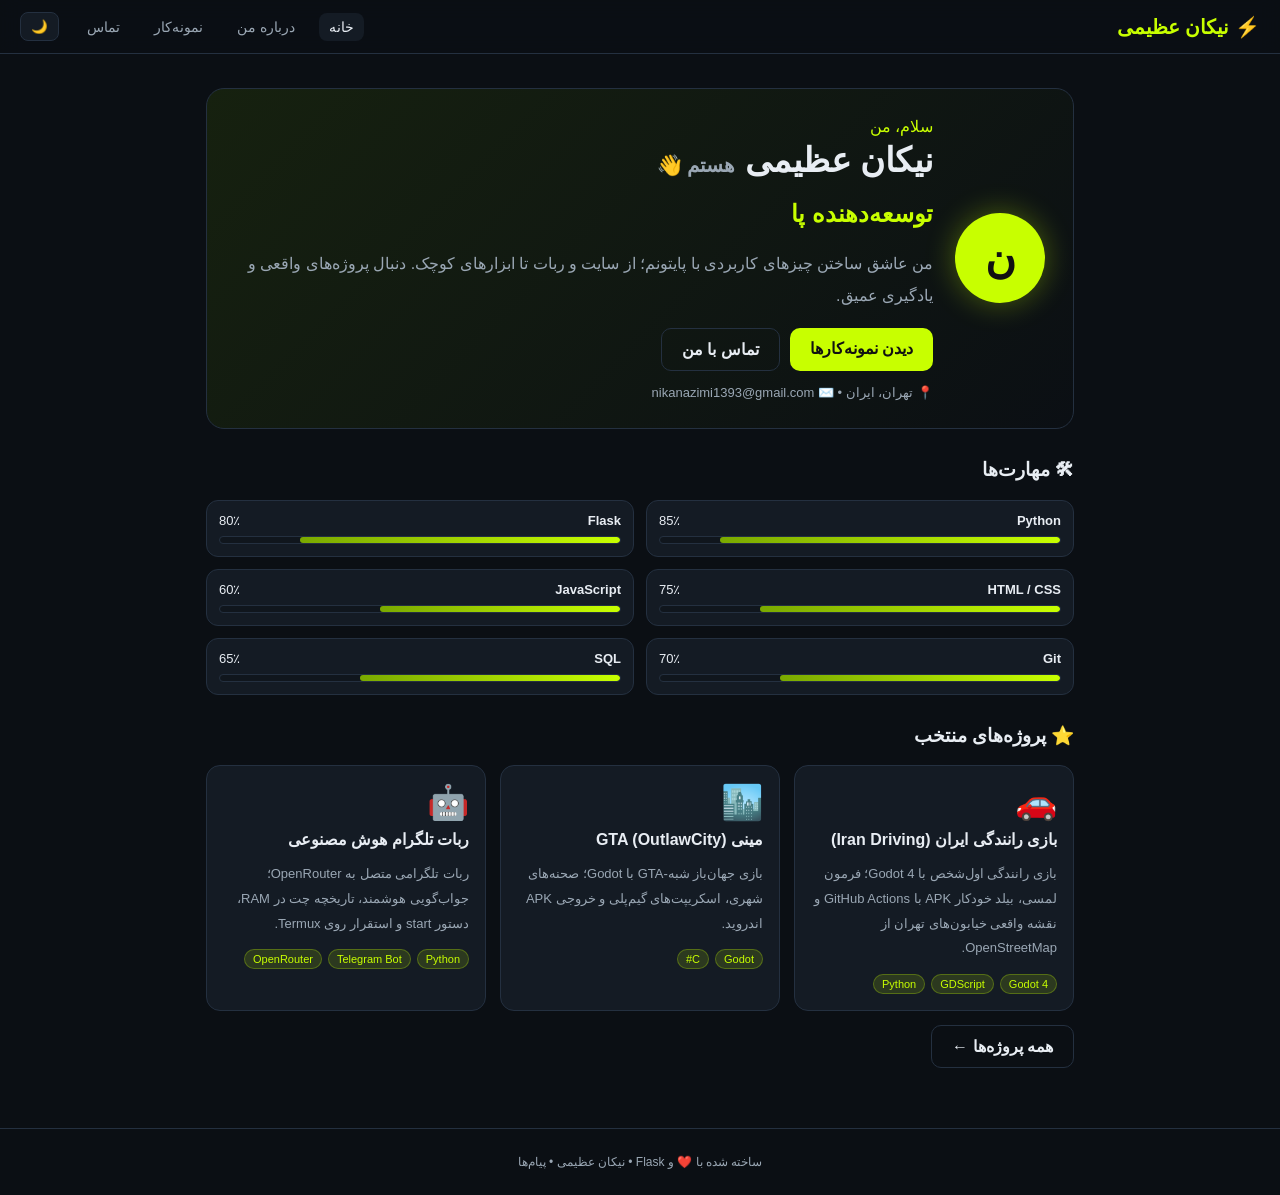
<file: index.html>
<!DOCTYPE html>
<html lang="fa" dir="rtl">
<head>
<meta charset="UTF-8">
<meta name="viewport" content="width=device-width, initial-scale=1.0">
<title>نیکان عظیمی • توسعه‌دهنده پایتون و وب</title>
<link rel="stylesheet" href="static/css/style.css">
</head>
<body>
<header class="nav">
  <a class="logo" href="index.html">⚡ نیکان عظیمی</a>
  <nav>
    <a href="index.html" class="active">خانه</a>
    <a href="about.html" class="">درباره من</a>
    <a href="portfolio.html" class="">نمونه‌کار</a>
    <a href="contact.html" class="">تماس</a>
  </nav>
  <button id="themeBtn" title="حالت شب/روز">🌙</button>
</header>

<main class="wrap">

  


<section class="hero reveal">
  <div class="avatar">ن</div>
  <div>
    <p class="hello">سلام، من</p>
    <h1>نیکان عظیمی <span>هستم 👋</span></h1>
    <h2 class="typing" id="typing">توسعه‌دهنده پایتون و وب</h2>
    <p class="bio">من عاشق ساختن چیزهای کاربردی با پایتونم؛ از سایت و ربات تا ابزارهای کوچک. دنبال پروژه‌های واقعی و یادگیری عمیق.</p>
    <div class="btns">
      <a class="btn primary" href="portfolio.html">دیدن نمونه‌کارها</a>
      <a class="btn ghost" href="contact.html">تماس با من</a>
    </div>
    <div class="meta">📍 تهران، ایران • ✉️ nikanazimi1393@gmail.com</div>
  </div>
</section>

<section class="reveal">
  <h3>🛠 مهارت‌ها</h3>
  <div class="skills">
    
    <div class="skill">
      <div class="row"><b>Python</b><span>85٪</span></div>
      <div class="bar"><div style="width:85%"></div></div>
    </div>
    
    <div class="skill">
      <div class="row"><b>Flask</b><span>80٪</span></div>
      <div class="bar"><div style="width:80%"></div></div>
    </div>
    
    <div class="skill">
      <div class="row"><b>HTML / CSS</b><span>75٪</span></div>
      <div class="bar"><div style="width:75%"></div></div>
    </div>
    
    <div class="skill">
      <div class="row"><b>JavaScript</b><span>60٪</span></div>
      <div class="bar"><div style="width:60%"></div></div>
    </div>
    
    <div class="skill">
      <div class="row"><b>Git</b><span>70٪</span></div>
      <div class="bar"><div style="width:70%"></div></div>
    </div>
    
    <div class="skill">
      <div class="row"><b>SQL</b><span>65٪</span></div>
      <div class="bar"><div style="width:65%"></div></div>
    </div>
    
  </div>
</section>

<section class="reveal">
  <h3>⭐ پروژه‌های منتخب</h3>
  <div class="grid">
    
    <div class="card">
      <div class="emoji">🚗</div>
      <h4>بازی رانندگی ایران (Iran Driving)</h4>
      <p>بازی رانندگی اول‌شخص با Godot 4؛ فرمون لمسی، بیلد خودکار APK با GitHub Actions و نقشه واقعی خیابون‌های تهران از OpenStreetMap.</p>
      <div class="tags"><span>Godot 4</span><span>GDScript</span><span>Python</span></div>
    </div>
    
    <div class="card">
      <div class="emoji">🏙️</div>
      <h4>مینی GTA (OutlawCity)</h4>
      <p>بازی جهان‌باز شبه-GTA با Godot؛ صحنه‌های شهری، اسکریپت‌های گیم‌پلی و خروجی APK اندروید.</p>
      <div class="tags"><span>Godot</span><span>C#</span></div>
    </div>
    
    <div class="card">
      <div class="emoji">🤖</div>
      <h4>ربات تلگرام هوش مصنوعی</h4>
      <p>ربات تلگرامی متصل به OpenRouter؛ جواب‌گویی هوشمند، تاریخچه چت در RAM، دستور start و استقرار روی Termux.</p>
      <div class="tags"><span>Python</span><span>Telegram Bot</span><span>OpenRouter</span></div>
    </div>
    
  </div>
  <a class="btn ghost" href="portfolio.html">همه پروژه‌ها ←</a>
</section>

</main>

<footer>
  ساخته شده با ❤️ و Flask • نیکان عظیمی • <a href="https://github.com/nikanazimi1393-design/rozume">پیام‌ها</a>
</footer>
<script src="static/js/main.js"></script>
</body>
</html>
</file>
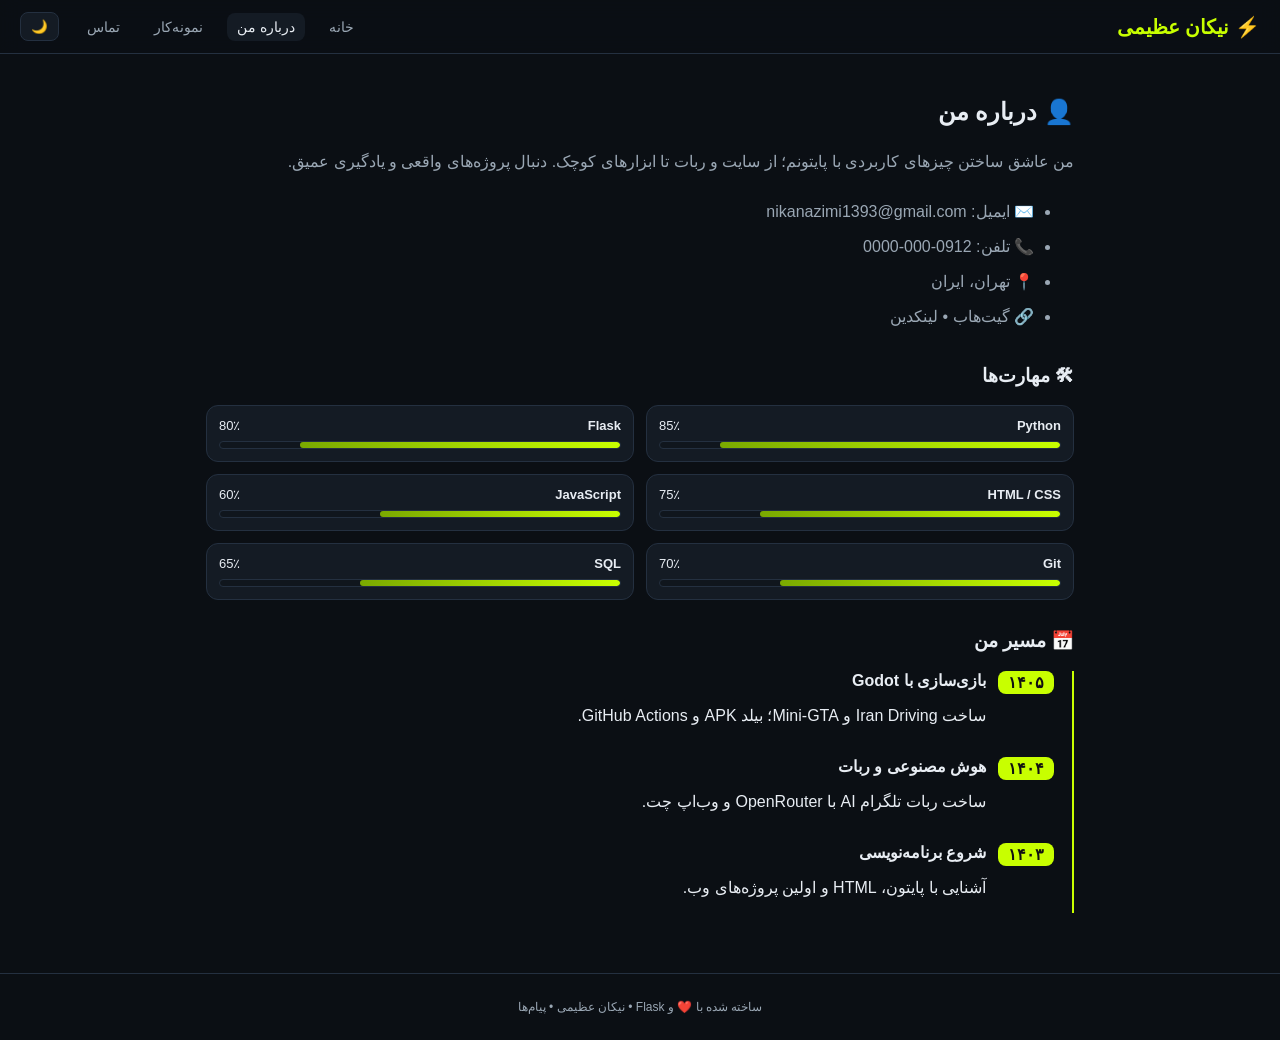
<file: about.html>
<!DOCTYPE html>
<html lang="fa" dir="rtl">
<head>
<meta charset="UTF-8">
<meta name="viewport" content="width=device-width, initial-scale=1.0">
<title>درباره نیکان عظیمی</title>
<link rel="stylesheet" href="static/css/style.css">
</head>
<body>
<header class="nav">
  <a class="logo" href="index.html">⚡ نیکان عظیمی</a>
  <nav>
    <a href="index.html" class="">خانه</a>
    <a href="about.html" class="active">درباره من</a>
    <a href="portfolio.html" class="">نمونه‌کار</a>
    <a href="contact.html" class="">تماس</a>
  </nav>
  <button id="themeBtn" title="حالت شب/روز">🌙</button>
</header>

<main class="wrap">

  


<section class="reveal">
  <h2>👤 درباره من</h2>
  <p class="bio">من عاشق ساختن چیزهای کاربردی با پایتونم؛ از سایت و ربات تا ابزارهای کوچک. دنبال پروژه‌های واقعی و یادگیری عمیق.</p>
  <ul class="info">
    <li>✉️ ایمیل: nikanazimi1393@gmail.com</li>
    <li>📞 تلفن: 0912-000-0000</li>
    <li>📍 تهران، ایران</li>
    <li>🔗 <a href="https://github.com/nikanazimi1393-design">گیت‌هاب</a> • <a href="https://linkedin.com/">لینکدین</a></li>
  </ul>
</section>

<section class="reveal">
  <h3>🛠 مهارت‌ها</h3>
  <div class="skills">
    
    <div class="skill">
      <div class="row"><b>Python</b><span>85٪</span></div>
      <div class="bar"><div style="width:85%"></div></div>
    </div>
    
    <div class="skill">
      <div class="row"><b>Flask</b><span>80٪</span></div>
      <div class="bar"><div style="width:80%"></div></div>
    </div>
    
    <div class="skill">
      <div class="row"><b>HTML / CSS</b><span>75٪</span></div>
      <div class="bar"><div style="width:75%"></div></div>
    </div>
    
    <div class="skill">
      <div class="row"><b>JavaScript</b><span>60٪</span></div>
      <div class="bar"><div style="width:60%"></div></div>
    </div>
    
    <div class="skill">
      <div class="row"><b>Git</b><span>70٪</span></div>
      <div class="bar"><div style="width:70%"></div></div>
    </div>
    
    <div class="skill">
      <div class="row"><b>SQL</b><span>65٪</span></div>
      <div class="bar"><div style="width:65%"></div></div>
    </div>
    
  </div>
</section>

<section class="reveal">
  <h3>📅 مسیر من</h3>
  <div class="timeline">
    
    <div class="t-item">
      <div class="t-year">۱۴۰۵</div>
      <div><b>بازی‌سازی با Godot</b><p>ساخت Iran Driving و Mini-GTA؛ بیلد APK و GitHub Actions.</p></div>
    </div>
    
    <div class="t-item">
      <div class="t-year">۱۴۰۴</div>
      <div><b>هوش مصنوعی و ربات</b><p>ساخت ربات تلگرام AI با OpenRouter و وب‌اپ چت.</p></div>
    </div>
    
    <div class="t-item">
      <div class="t-year">۱۴۰۳</div>
      <div><b>شروع برنامه‌نویسی</b><p>آشنایی با پایتون، HTML و اولین پروژه‌های وب.</p></div>
    </div>
    
  </div>
</section>

</main>

<footer>
  ساخته شده با ❤️ و Flask • نیکان عظیمی • <a href="https://github.com/nikanazimi1393-design/rozume">پیام‌ها</a>
</footer>
<script src="static/js/main.js"></script>
</body>
</html>
</file>
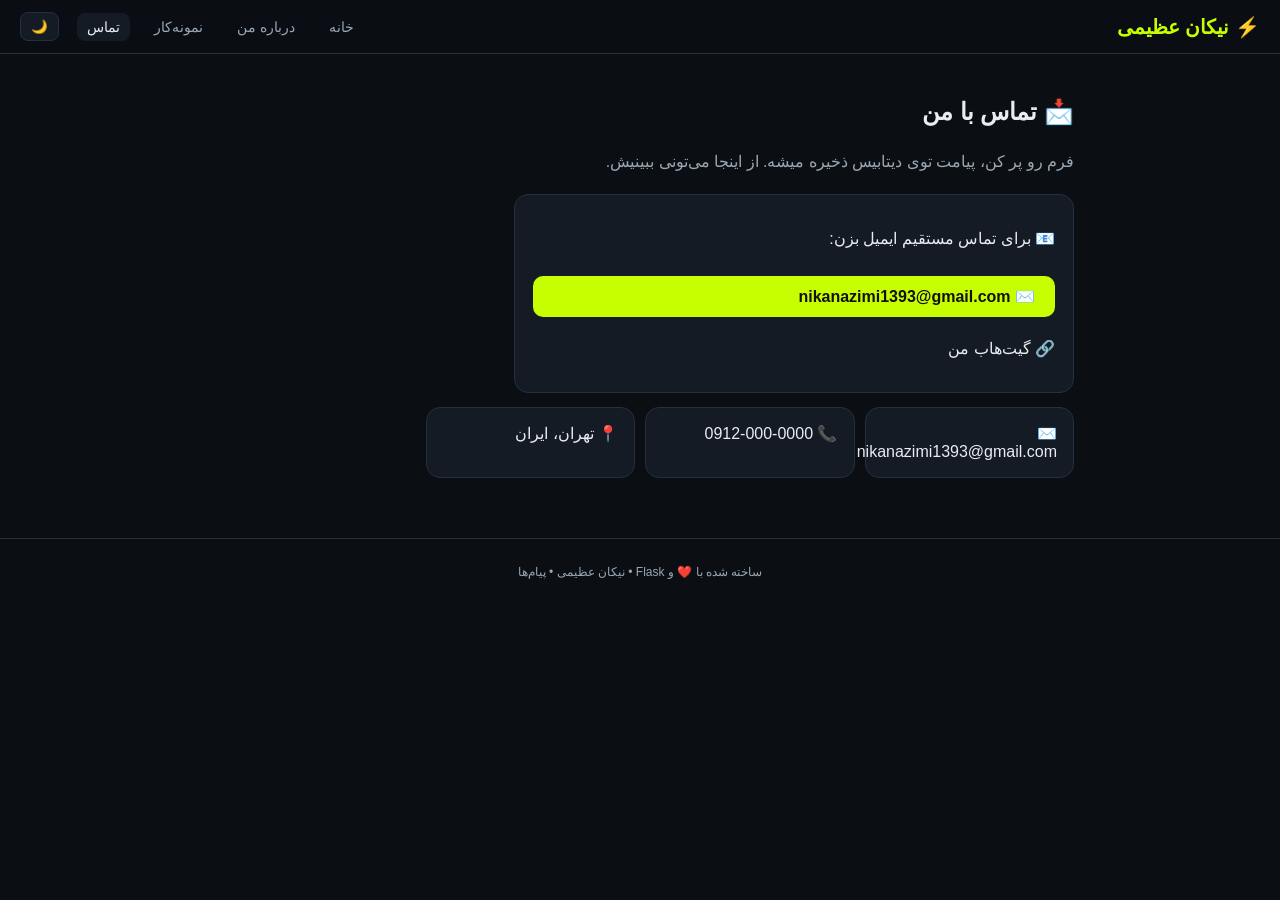
<file: contact.html>
<!DOCTYPE html>
<html lang="fa" dir="rtl">
<head>
<meta charset="UTF-8">
<meta name="viewport" content="width=device-width, initial-scale=1.0">
<title>تماس</title>
<link rel="stylesheet" href="static/css/style.css">
</head>
<body>
<header class="nav">
  <a class="logo" href="index.html">⚡ نیکان عظیمی</a>
  <nav>
    <a href="index.html" class="">خانه</a>
    <a href="about.html" class="">درباره من</a>
    <a href="portfolio.html" class="">نمونه‌کار</a>
    <a href="contact.html" class="active">تماس</a>
  </nav>
  <button id="themeBtn" title="حالت شب/روز">🌙</button>
</header>

<main class="wrap">

  


<h2>📩 تماس با من</h2>
<p class="bio">فرم رو پر کن، پیامت توی دیتابیس ذخیره میشه. از <a href="https://github.com/nikanazimi1393-design/rozume">اینجا</a> می‌تونی ببینیش.</p>
<div class="form reveal in">
  <p>📧 برای تماس مستقیم ایمیل بزن:</p>
  <a class="btn primary" href="mailto:nikanazimi1393@gmail.com">✉️ nikanazimi1393@gmail.com</a>
  <p style="margin-top:10px"><a href="https://github.com/nikanazimi1393-design">🔗 گیت‌هاب من</a></p>
</div>
<div class="contact-cards">
  <div class="card">✉️ nikanazimi1393@gmail.com</div>
  <div class="card">📞 0912-000-0000</div>
  <div class="card">📍 تهران، ایران</div>
</div>

</main>

<footer>
  ساخته شده با ❤️ و Flask • نیکان عظیمی • <a href="https://github.com/nikanazimi1393-design/rozume">پیام‌ها</a>
</footer>
<script src="static/js/main.js"></script>
</body>
</html>
</file>
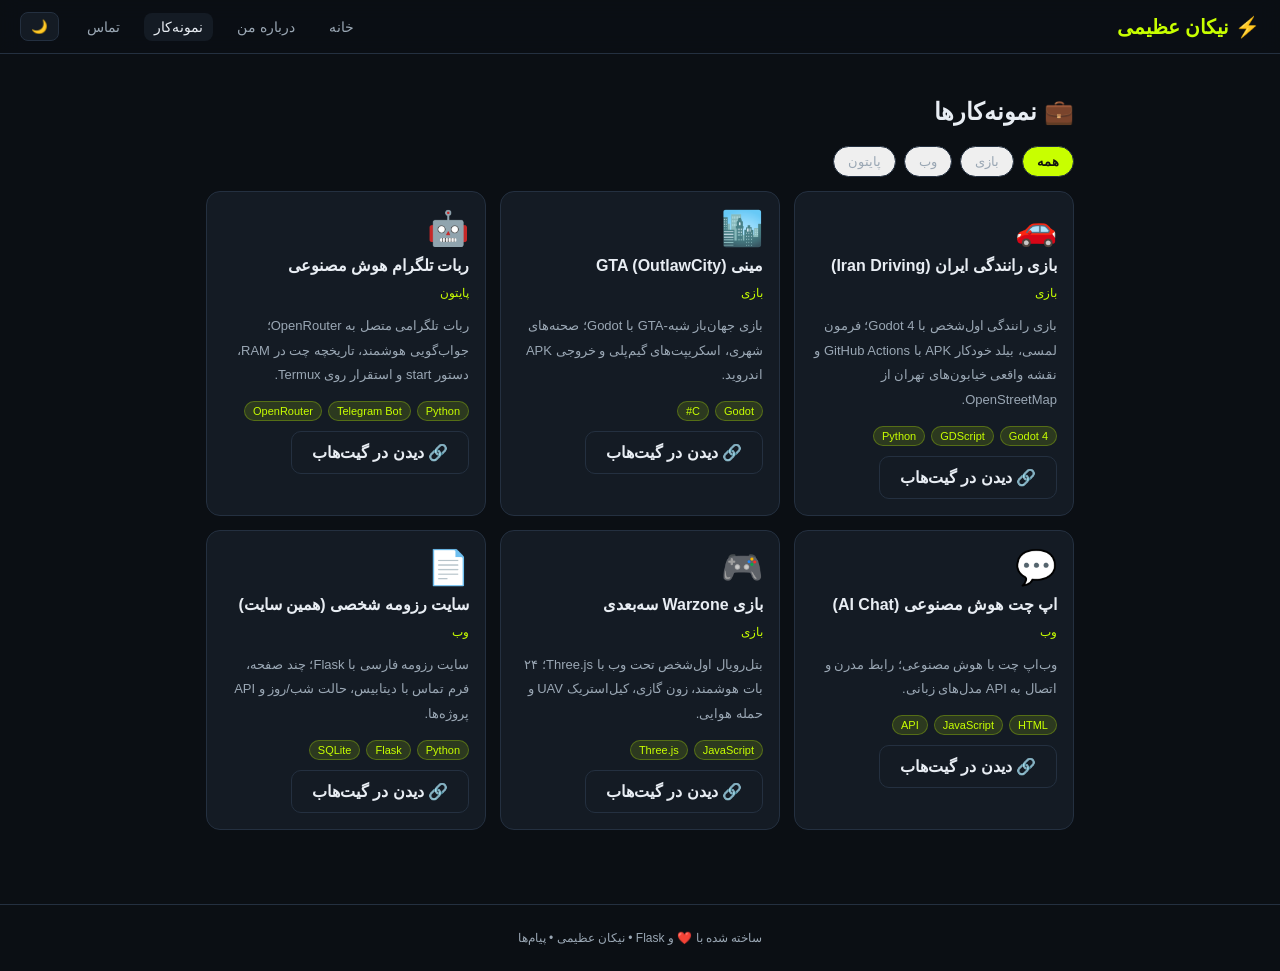
<file: portfolio.html>
<!DOCTYPE html>
<html lang="fa" dir="rtl">
<head>
<meta charset="UTF-8">
<meta name="viewport" content="width=device-width, initial-scale=1.0">
<title>نمونه‌کارها</title>
<link rel="stylesheet" href="static/css/style.css">
</head>
<body>
<header class="nav">
  <a class="logo" href="index.html">⚡ نیکان عظیمی</a>
  <nav>
    <a href="index.html" class="">خانه</a>
    <a href="about.html" class="">درباره من</a>
    <a href="portfolio.html" class="active">نمونه‌کار</a>
    <a href="contact.html" class="">تماس</a>
  </nav>
  <button id="themeBtn" title="حالت شب/روز">🌙</button>
</header>

<main class="wrap">

  


<h2>💼 نمونه‌کارها</h2>
<div class="filters" id="filters">
  
  <button class="chip on" data-filter="همه">همه</button>
  
  <button class="chip " data-filter="بازی">بازی</button>
  
  <button class="chip " data-filter="وب">وب</button>
  
  <button class="chip " data-filter="پایتون">پایتون</button>
  
</div>
<div class="grid" id="projectGrid">
  
  <div class="card reveal in" data-cat="بازی">
    <div class="emoji">🚗</div>
    <h4>بازی رانندگی ایران (Iran Driving)</h4>
    <small class="cat">بازی</small>
    <p>بازی رانندگی اول‌شخص با Godot 4؛ فرمون لمسی، بیلد خودکار APK با GitHub Actions و نقشه واقعی خیابون‌های تهران از OpenStreetMap.</p>
    <div class="tags"><span>Godot 4</span><span>GDScript</span><span>Python</span></div>
    <a class="btn ghost" style="margin-top:10px;display:inline-block" href="https://github.com/nikanazimi1393-design/iran-driving" target="_blank">🔗 دیدن در گیت‌هاب</a>
  </div>
  
  <div class="card reveal in" data-cat="بازی">
    <div class="emoji">🏙️</div>
    <h4>مینی GTA (OutlawCity)</h4>
    <small class="cat">بازی</small>
    <p>بازی جهان‌باز شبه-GTA با Godot؛ صحنه‌های شهری، اسکریپت‌های گیم‌پلی و خروجی APK اندروید.</p>
    <div class="tags"><span>Godot</span><span>C#</span></div>
    <a class="btn ghost" style="margin-top:10px;display:inline-block" href="https://github.com/nikanazimi1393-design/mini-gta-game" target="_blank">🔗 دیدن در گیت‌هاب</a>
  </div>
  
  <div class="card reveal in" data-cat="پایتون">
    <div class="emoji">🤖</div>
    <h4>ربات تلگرام هوش مصنوعی</h4>
    <small class="cat">پایتون</small>
    <p>ربات تلگرامی متصل به OpenRouter؛ جواب‌گویی هوشمند، تاریخچه چت در RAM، دستور start و استقرار روی Termux.</p>
    <div class="tags"><span>Python</span><span>Telegram Bot</span><span>OpenRouter</span></div>
    <a class="btn ghost" style="margin-top:10px;display:inline-block" href="https://github.com/nikanazimi1393-design/telegram-ai-bot" target="_blank">🔗 دیدن در گیت‌هاب</a>
  </div>
  
  <div class="card reveal in" data-cat="وب">
    <div class="emoji">💬</div>
    <h4>اپ چت هوش مصنوعی (AI Chat)</h4>
    <small class="cat">وب</small>
    <p>وب‌اپ چت با هوش مصنوعی؛ رابط مدرن و اتصال به API مدل‌های زبانی.</p>
    <div class="tags"><span>HTML</span><span>JavaScript</span><span>API</span></div>
    <a class="btn ghost" style="margin-top:10px;display:inline-block" href="https://github.com/nikanazimi1393-design/ai-chat-app" target="_blank">🔗 دیدن در گیت‌هاب</a>
  </div>
  
  <div class="card reveal in" data-cat="بازی">
    <div class="emoji">🎮</div>
    <h4>بازی Warzone سه‌بعدی</h4>
    <small class="cat">بازی</small>
    <p>بتل‌رویال اول‌شخص تحت وب با Three.js؛ ۲۴ بات هوشمند، زون گازی، کیل‌استریک UAV و حمله هوایی.</p>
    <div class="tags"><span>JavaScript</span><span>Three.js</span></div>
    <a class="btn ghost" style="margin-top:10px;display:inline-block" href="https://github.com/nikanazimi1393-design/warzone-low-" target="_blank">🔗 دیدن در گیت‌هاب</a>
  </div>
  
  <div class="card reveal in" data-cat="وب">
    <div class="emoji">📄</div>
    <h4>سایت رزومه شخصی (همین سایت)</h4>
    <small class="cat">وب</small>
    <p>سایت رزومه فارسی با Flask؛ چند صفحه، فرم تماس با دیتابیس، حالت شب/روز و API پروژه‌ها.</p>
    <div class="tags"><span>Python</span><span>Flask</span><span>SQLite</span></div>
    <a class="btn ghost" style="margin-top:10px;display:inline-block" href="https://github.com/nikanazimi1393-design/rozume" target="_blank">🔗 دیدن در گیت‌هاب</a>
  </div>
  
</div>

</main>

<footer>
  ساخته شده با ❤️ و Flask • نیکان عظیمی • <a href="https://github.com/nikanazimi1393-design/rozume">پیام‌ها</a>
</footer>
<script src="static/js/main.js"></script>
</body>
</html>
</file>
<file: static/css/style.css>
:root{--bg:#0b0f14;--card:#141b24;--txt:#e8edf3;--mut:#9aa7b4;--acc:#c8ff00;--line:#243040}
*{box-sizing:border-box}body{margin:0;background:var(--bg);color:var(--txt);font-family:'Segoe UI',Tahoma,sans-serif;transition:.3s}
body.light{--bg:#f4f6f8;--card:#fff;--txt:#111;--mut:#5b6570;--line:#e2e8ef}
a{color:inherit;text-decoration:none}
.wrap{max-width:900px;margin:0 auto;padding:24px 16px 60px}
.nav{position:sticky;top:0;z-index:10;display:flex;align-items:center;gap:18px;padding:12px 20px;background:color-mix(in srgb,var(--bg) 85%,transparent);backdrop-filter:blur(10px);border-bottom:1px solid var(--line)}
.logo{font-weight:900;font-size:20px;color:var(--acc)}
.nav nav{display:flex;gap:14px;margin-inline-start:auto}
.nav nav a{color:var(--mut);font-size:14px;padding:6px 10px;border-radius:8px}
.nav nav a.active,.nav nav a:hover{color:var(--txt);background:var(--card)}
#themeBtn{background:var(--card);border:1px solid var(--line);border-radius:8px;padding:6px 10px;cursor:pointer;color:var(--txt)}
.hero{display:flex;gap:22px;align-items:center;background:linear-gradient(135deg,#16210f,#0b0f14);border:1px solid var(--line);border-radius:18px;padding:28px;margin:10px 0 26px}
body.light .hero{background:linear-gradient(135deg,#eef7d0,#fff)}
.avatar{width:90px;height:90px;flex-shrink:0;border-radius:50%;display:grid;place-items:center;font-size:42px;font-weight:900;background:var(--acc);color:#111;box-shadow:0 0 30px #c8ff0055}
.hello{color:var(--acc);margin:0}.hero h1{margin:4px 0;font-size:34px}.hero h1 span{color:var(--mut);font-size:20px}
.typing{color:var(--acc);min-height:28px}
.bio{color:var(--mut);line-height:2}
.btns{display:flex;gap:10px;margin:14px 0}
.btn{padding:11px 20px;border-radius:10px;font-weight:800;border:1px solid var(--line);display:inline-block}
.btn.primary{background:var(--acc);color:#111;border:none}
.btn.ghost{background:transparent}
.meta{font-size:13px;color:var(--mut)}
h3{margin-top:30px}
.skills{display:grid;grid-template-columns:1fr 1fr;gap:12px}
.skill{background:var(--card);border:1px solid var(--line);border-radius:12px;padding:12px}
.skill .row{display:flex;justify-content:space-between;font-size:13px}
.bar{height:8px;background:#00000033;border:1px solid var(--line);border-radius:99px;margin-top:8px;overflow:hidden}
.bar div{height:100%;background:linear-gradient(90deg,#7aa900,var(--acc));border-radius:99px;transition:width 1s}
.grid{display:grid;grid-template-columns:repeat(auto-fill,minmax(240px,1fr));gap:14px;margin:14px 0}
.card{background:var(--card);border:1px solid var(--line);border-radius:14px;padding:16px;transition:.25s}
.card:hover{transform:translateY(-4px);border-color:var(--acc)}
.emoji{font-size:34px}.card h4{margin:8px 0}.card p{color:var(--mut);font-size:13px;line-height:1.9}
.tags{display:flex;gap:6px;flex-wrap:wrap;margin-top:8px}.tags span{font-size:11px;background:#c8ff0022;color:var(--acc);border:1px solid #c8ff0044;padding:3px 8px;border-radius:99px}
.cat{color:var(--acc);font-size:12px}
.filters{display:flex;gap:8px;margin:12px 0}.chip{padding:7px 14px;border-radius:99px;border:1px solid var(--line);font-size:13px;color:var(--mut)}
.chip.on{background:var(--acc);color:#111;font-weight:800}
.timeline{border-right:2px solid var(--acc);padding-right:18px;display:grid;gap:16px;margin-top:12px}
.t-item{display:flex;gap:12px}.t-year{background:var(--acc);color:#111;font-weight:900;border-radius:8px;padding:2px 10px;height:fit-content}
.info{line-height:2.2;color:var(--mut)}
.form{display:grid;gap:12px;background:var(--card);border:1px solid var(--line);border-radius:14px;padding:18px;max-width:560px}
.form input,.form textarea{width:100%;margin-top:6px;background:var(--bg);border:1px solid var(--line);color:var(--txt);border-radius:9px;padding:10px;font-family:inherit}
.contact-cards{display:grid;grid-template-columns:repeat(auto-fill,minmax(200px,1fr));gap:10px;margin-top:14px}
.flash{padding:11px 14px;border-radius:10px;margin:10px 0}.flash.ok{background:#0f2f1a;border:1px solid #37e05c}.flash.error{background:#2f1212;border:1px solid #ff5252}
footer{text-align:center;color:var(--mut);font-size:12px;padding:26px;border-top:1px solid var(--line)}
.reveal{opacity:0;transform:translateY(16px);transition:.6s}
.reveal.in{opacity:1;transform:none}
@media(max-width:640px){.hero{flex-direction:column;text-align:center}.skills{grid-template-columns:1fr}}
</file>
